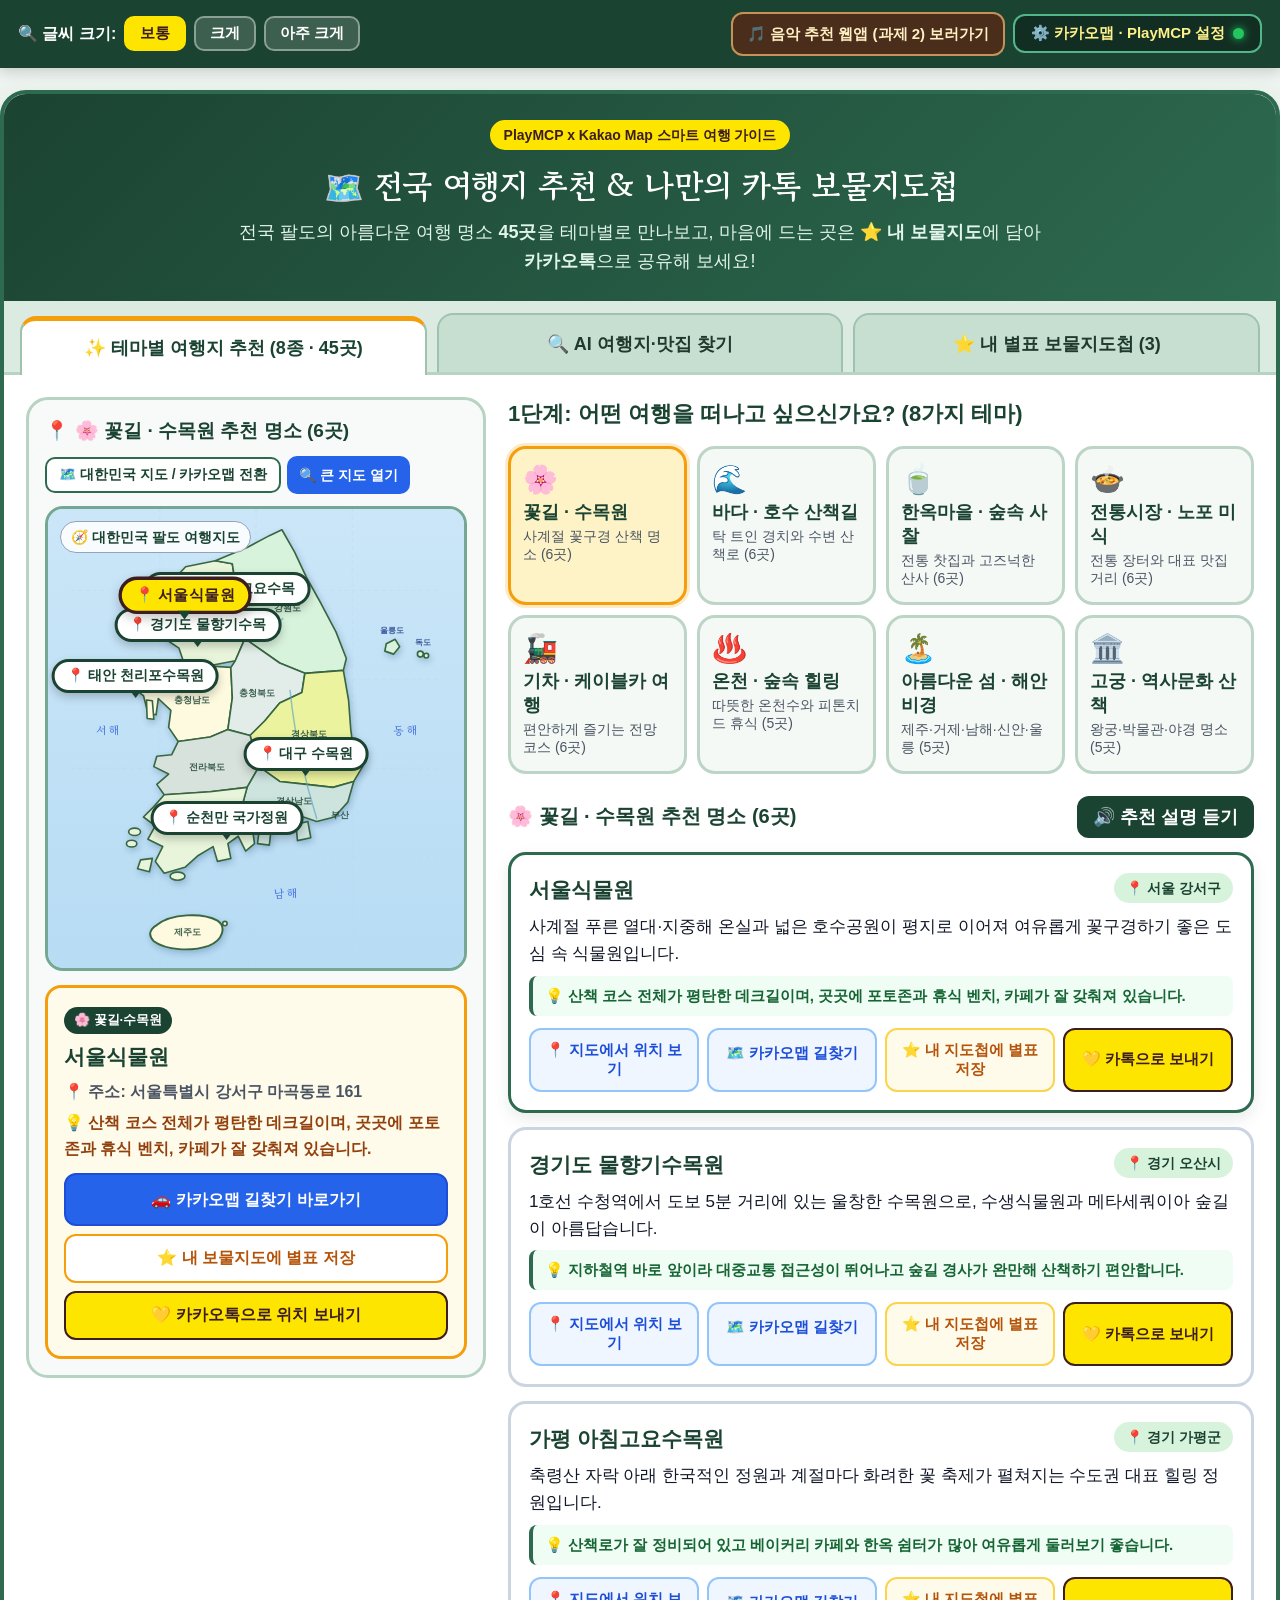
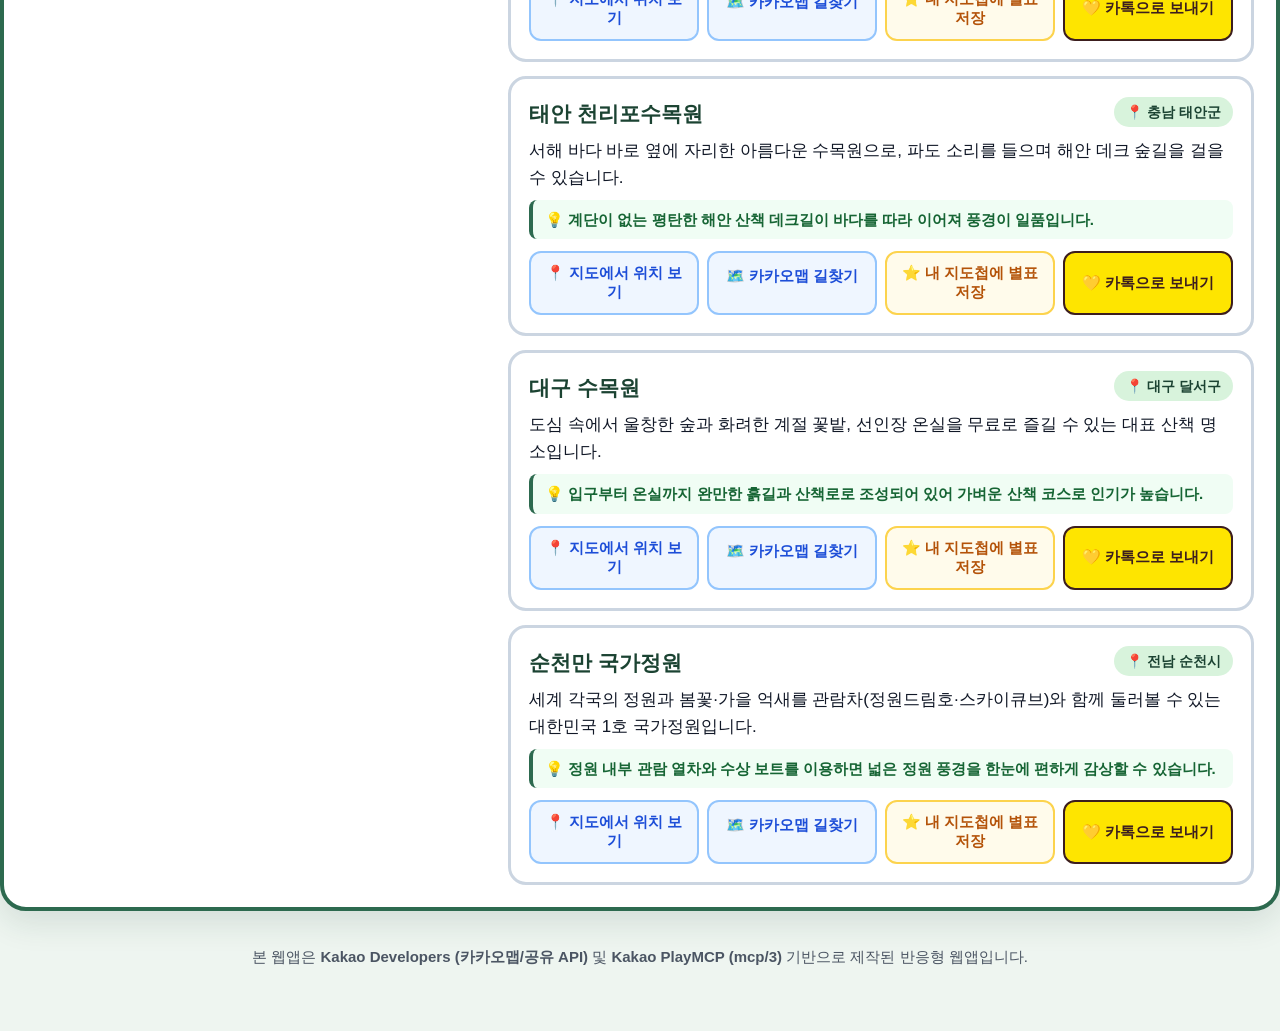
<file: index.html>
<!DOCTYPE html>
<html lang="ko">
<head>
  <meta charset="UTF-8" />
  <meta name="viewport" content="width=device-width, initial-scale=1.0" />
  <title>전국 여행지 추천 & 나만의 카톡 보물지도첩</title>
  <!-- 읽기 편한 한글 웹폰트 -->
  <link rel="preconnect" href="https://fonts.googleapis.com">
  <link rel="preconnect" href="https://fonts.gstatic.com" crossorigin>
  <link href="https://fonts.googleapis.com/css2?family=Gowun+Batang:wght@400;700&family=Pretendard:wght@400;500;600;700;800&display=swap" rel="stylesheet">
  <!-- 카카오 디벨로퍼스 공식 카카오톡 공유 SDK -->
  <script src="https://t1.kakaocdn.net/kakao_js_sdk/2.7.2/kakao.min.js" crossorigin="anonymous"></script>
  <link rel="stylesheet" href="style.css" />
</head>
<body class="font-normal">

  <!-- 1. 상단 글씨 크기 & 웹앱 전환 & 카카오 설정 바 -->
  <header class="top-utility-bar" aria-label="화면 글씨 크기 및 카카오 설정">
    <div class="utility-inner">
      <div class="font-controls" role="group" aria-label="글씨 크기 조절">
        <span class="utility-label">🔍 글씨 크기:</span>
        <button type="button" class="size-btn active" data-size="normal" onclick="setFontSize('normal')">보통</button>
        <button type="button" class="size-btn" data-size="large" onclick="setFontSize('large')">크게</button>
        <button type="button" class="size-btn" data-size="xlarge" onclick="setFontSize('xlarge')">아주 크게</button>
      </div>
      <div class="connection-controls">
        <a href="music/index.html" class="switch-app-btn">🎵 음악 추천 웹앱 (과제 2) 보러가기</a>
        <button type="button" class="config-btn" onclick="openConfigModal()">
          ⚙️ 카카오맵 · PlayMCP 설정
          <span class="status-dot connected" id="connectionDot" title="연결 상태"></span>
        </button>
      </div>
    </div>
  </header>

  <!-- 2. 메인 여행 지도첩 컨테이너 -->
  <main class="mapbook-container">

    <!-- 상단 타이틀 배너 -->
    <section class="hero-header">
      <div class="hero-badge">PlayMCP x Kakao Map 스마트 여행 가이드</div>
      <h1 class="hero-title">🗺️ 전국 여행지 추천 & 나만의 카톡 보물지도첩</h1>
      <p class="hero-subtitle">
        전국 팔도의 아름다운 여행 명소 <strong>45곳</strong>을 테마별로 만나보고, 마음에 드는 곳은 <strong>⭐ 내 보물지도</strong>에 담아 <strong>카카오톡</strong>으로 공유해 보세요!
      </p>
    </section>

    <!-- 3가지 큰 기능 서랍(탭) -->
    <nav class="main-tabs" role="tablist" aria-label="주요 메뉴 선택">
      <button type="button" role="tab" aria-selected="true" class="tab-btn active" id="tabRecommendBtn" onclick="switchTab('recommend')">
        ✨ 테마별 여행지 추천 (8종 · 45곳)
      </button>
      <button type="button" role="tab" aria-selected="false" class="tab-btn" id="tabSearchBtn" onclick="switchTab('search')">
        🔍 AI 여행지·맛집 찾기
      </button>
      <button type="button" role="tab" aria-selected="false" aria-controls="panelMyBook" class="tab-btn" id="tabMyBookBtn" onclick="switchTab('mybook')">
        ⭐ 내 별표 보물지도첩 (<span id="savedCountBadge">3</span>)
      </button>
    </nav>

    <!-- 본문 2단 반응형 레이아웃: [왼쪽: 대한민국 지도 화면] + [오른쪽: 탭별 컨트롤 및 장소 카드] -->
    <div class="workspace-grid">

      <!-- [왼쪽 영역] 대한민국 팔도 지도 & 카카오맵 보드 -->
      <section class="map-panel" aria-label="지도 표시 영역">
        <div class="map-panel-header">
          <div class="map-status-title">
            <span class="pin-icon">📍</span>
            <strong id="currentMapTitle">대한민국 추천 여행지 지도</strong>
          </div>
          <div class="map-header-btns">
            <button type="button" id="toggleRealMapBtn" class="toggle-map-mode-btn" onclick="toggleMapMode()">
              🗺️ 대한민국 지도 / 카카오맵 전환
            </button>
            <a
              id="openKakaoMapExternalBtn"
              href="https://map.kakao.com/"
              target="_blank"
              rel="noopener noreferrer"
              class="external-map-btn"
            >
              🔍 큰 지도 열기
            </a>
          </div>
        </div>

        <!-- 지도 뷰포트 -->
        <div class="map-viewport" id="mapViewport">
          <!-- 실제 카카오맵 SDK 캔버스 -->
          <div id="kakaoMapCanvas" class="kakao-map-canvas hidden"></div>

          <!-- 실제 대한민국 권역별 지형·해안선·섬을 정밀하게 표현한 인터랙티브 지도 -->
          <div id="interactiveMapBoard" class="interactive-map-board">
            <div class="map-compass" aria-hidden="true">🧭 대한민국 팔도 여행지도</div>

            <!-- 실제 대한민국 권역별(수도권·강원·충남·충북·전북·전남·경북·경남·제주·울릉·독도) 정밀 지형 SVG -->
            <svg class="korea-svg" viewBox="0 0 500 620" aria-label="대한민국 지도">
              <defs>
                <filter id="mapDropShadow" x="-10%" y="-10%" width="125%" height="125%">
                  <feDropShadow dx="2" dy="4" stdDeviation="4" flood-color="#0c3554" flood-opacity="0.24" />
                </filter>
              </defs>

              <!-- 바다 배경 위도·경도 그리드 -->
              <g stroke="#b3daf1" stroke-width="1" stroke-dasharray="5,5" opacity="0.6">
                <line x1="0" y1="110" x2="500" y2="110" />
                <line x1="0" y1="230" x2="500" y2="230" />
                <line x1="0" y1="350" x2="500" y2="350" />
                <line x1="0" y1="470" x2="500" y2="470" />
                <line x1="120" y1="0" x2="120" y2="620" />
                <line x1="250" y1="0" x2="250" y2="620" />
                <line x1="380" y1="0" x2="380" y2="620" />
              </g>

              <!-- 대한민국 권역별 정밀 폴리곤 (실제 지도 비례 및 해안선 굴곡 반영) -->
              <g filter="url(#mapDropShadow)" stroke="#386641" stroke-width="2.2" stroke-linejoin="round">

                <!-- 1. 서울·인천·경기도 (강화만, 경기만, 평택항 굴곡) -->
                <path
                  fill="#e9f5db"
                  d="M 155,78 L 195,70 L 218,74 L 226,125 L 235,175 L 222,205 L 185,212 L 152,206 L 146,188 L 128,176 L 138,158 L 122,144 L 132,124 L 118,112 L 138,96 Z"
                />
                <!-- 강화도 & 영종도 -->
                <path fill="#e9f5db" d="M 104,124 L 116,122 L 118,136 L 105,137 Z" />
                <ellipse cx="112" cy="150" rx="8" ry="4.5" fill="#e9f5db" />

                <!-- 2. 강원도 (고성~강릉~삼척 동해안 해안선 & 태백산맥) -->
                <path
                  fill="#d8f3dc"
                  d="M 195,70 L 238,52 L 268,36 L 285,28 L 302,58 L 318,92 L 338,128 L 358,166 L 372,202 L 368,218 L 316,222 L 282,208 L 235,175 L 226,125 L 218,74 Z"
                />

                <!-- 3. 충청남도·세종·대전 (태안반도, 천수만, 안면도, 서천 해안선) -->
                <path
                  fill="#fefae0"
                  d="M 152,206 L 185,212 L 216,214 L 218,255 L 212,298 L 188,308 L 145,314 L 132,295 L 135,272 L 118,256 L 115,278 L 104,276 L 98,252 L 84,242 L 94,224 L 114,228 L 126,216 L 142,218 Z"
                />
                <!-- 안면도 -->
                <path fill="#fefae0" d="M 102,258 L 110,259 L 112,284 L 103,283 Z" />

                <!-- 4. 충청북도 (소백산맥 내륙 지형) -->
                <path
                  fill="#e2ece9"
                  d="M 222,205 L 235,175 L 282,208 L 316,222 L 312,248 L 282,262 L 262,286 L 242,306 L 212,298 L 218,255 L 216,214 Z"
                />

                <!-- 5. 경상북도·대구 (울진~영덕~포항 호미곶 돌출부~경주 해안선) -->
                <path
                  fill="#ecf39e"
                  d="M 316,222 L 368,218 L 375,258 L 378,298 L 382,328 L 398,324 L 394,348 L 382,368 L 354,376 L 318,372 L 282,368 L 254,348 L 242,306 L 262,286 L 282,262 L 312,248 Z"
                />

                <!-- 6. 전라북도 (군산, 변산반도, 새만금만 굴곡) -->
                <path
                  fill="#d8e2dc"
                  d="M 145,314 L 188,308 L 212,298 L 242,306 L 254,348 L 238,376 L 188,382 L 126,386 L 116,372 L 132,358 L 112,348 L 116,334 L 136,332 Z"
                />

                <!-- 7. 경상남도·부산·울산 (울산 간절곶, 부산 해운대, 거제·통영·남해 한려수도) -->
                <path
                  fill="#cce3de"
                  d="M 254,348 L 282,368 L 318,372 L 354,376 L 382,368 L 374,396 L 356,416 L 332,422 L 308,414 L 296,432 L 278,424 L 266,434 L 244,424 L 232,398 L 238,376 Z"
                />
                <!-- 거제도 & 남해도 -->
                <path fill="#cce3de" d="M 304,426 L 320,422 L 324,444 L 306,448 Z" />
                <path fill="#cce3de" d="M 254,436 L 270,436 L 268,454 L 252,452 Z" />

                <!-- 8. 전라남도·광주 (여수반도, 고흥반도, 해남 땅끝, 무안·신안 반도) -->
                <path
                  fill="#e9f5db"
                  d="M 126,386 L 188,382 L 238,376 L 232,398 L 244,424 L 248,452 L 236,462 L 226,442 L 212,452 L 216,472 L 198,476 L 192,456 L 172,468 L 154,484 L 126,492 L 114,476 L 124,456 L 104,446 L 114,428 L 98,416 L 112,402 Z"
                />
                <!-- 진도 & 완도 & 신안 다도해 섬들 -->
                <path fill="#e9f5db" d="M 94,474 L 110,472 L 106,490 L 90,486 Z" />
                <ellipse cx="144" cy="496" rx="10" ry="5.5" fill="#e9f5db" />
                <ellipse cx="86" cy="436" rx="8" ry="5" fill="#e9f5db" />
                <ellipse cx="82" cy="452" rx="7" ry="4.5" fill="#e9f5db" />

                <!-- 9. 제주특별자치도 (타원형 화산섬 + 우도/마라도) -->
                <path
                  fill="#fefae0"
                  stroke-width="2.6"
                  d="M 116,562 C 135,546 178,545 198,556 C 210,564 206,582 186,590 C 162,598 128,596 112,584 C 104,576 106,568 116,562 Z"
                />
                <circle cx="208" cy="560" r="3" fill="#fefae0" />

                <!-- 10. 울릉도 & 독도 -->
                <path
                  fill="#d8f3dc"
                  d="M 426,182 L 438,176 L 444,186 L 436,196 L 424,192 Z"
                />
                <circle cx="472" cy="196" r="4" fill="#d8f3dc" />
                <circle cx="480" cy="198" r="3.2" fill="#d8f3dc" />
              </g>

              <!-- 서울 별표 중심 표시 및 한강·낙동강 물줄기 -->
              <g stroke="#61a5c2" stroke-width="2" fill="none" opacity="0.65" stroke-linecap="round">
                <path d="M 128,150 Q 175,156 218,168 T 286,148" />
                <path d="M 296,245 Q 305,332 332,418" />
              </g>

              <!-- 권역별 지명 라벨 -->
              <g class="map-region-labels" font-family="Pretendard, sans-serif" font-weight="800" font-size="12.5" fill="#1b4332" text-anchor="middle" opacity="0.82">
                <text x="176" y="152">서울·경기</text>
                <text x="292" y="138">강원도</text>
                <text x="164" y="262">충청남도</text>
                <text x="252" y="252">충청북도</text>
                <text x="184" y="352">전라북도</text>
                <text x="176" y="434">전라남도</text>
                <text x="322" y="308">경상북도</text>
                <text x="302" y="398">경상남도</text>
                <text x="364" y="418">부산</text>
                <text x="158" y="576">제주도</text>
                <text x="434" y="168" font-size="11" fill="#1e3a8a">울릉도</text>
                <text x="475" y="184" font-size="11" fill="#1e3a8a">독도</text>
              </g>

              <!-- 동해 / 서해 / 남해 바다 명칭 -->
              <g font-family="Gowun Batang, serif" font-weight="700" font-size="15" fill="#1d4ed8" opacity="0.65">
                <text x="435" y="305">동 해</text>
                <text x="34" y="305">서 해</text>
                <text x="275" y="525">남 해</text>
              </g>
            </svg>

            <!-- 지도 위에 동적으로 꽂히는 핀(마커) 컨테이너 -->
            <div id="mapMarkersLayer" class="map-markers-layer"></div>
          </div>
        </div>

        <!-- 현재 선택된 장소 상세 카드 (지도 바로 아래 표시) -->
        <div id="selectedPlaceBanner" class="selected-place-banner">
          <div class="selected-place-top">
            <span class="place-tag-chip" id="bannerCategory">🌸 추천 명소</span>
            <h3 class="selected-place-name" id="bannerTitle">지도에서 장소를 누르거나 오른쪽 테마를 골라보세요!</h3>
          </div>
          <p class="selected-place-addr" id="bannerAddr">📍 위치 정보가 이곳에 큰 글씨로 표시됩니다.</p>
          <p class="selected-place-tip" id="bannerTip">💡 산책 코스와 주차장·주변 볼거리 꿀팁을 한눈에 안내해 드립니다.</p>
          <div class="banner-action-row">
            <a id="bannerRouteBtn" href="https://map.kakao.com/" target="_blank" rel="noopener noreferrer" class="route-btn">
              🚗 카카오맵 길찾기 바로가기
            </a>
            <button type="button" class="bookmark-toggle-btn" id="bannerSaveBtn" onclick="saveCurrentBannerPlace()">
              ⭐ 내 보물지도에 별표 저장
            </button>
            <button type="button" class="katalk-send-btn" onclick="openKakaoShareForCurrentPlace()">
              💛 카카오톡으로 위치 보내기
            </button>
          </div>
        </div>
      </section>

      <!-- [오른쪽 영역] 탭 1 / 탭 2 / 탭 3 내용 패널 -->
      <section class="content-panel">

        <!-- 탭 1: 테마별 여행지 추천 (8종 · 총 45곳) -->
        <div id="panelRecommend" class="tab-panel active" role="tabpanel" aria-labelledby="tabRecommendBtn">
          <h2 class="panel-heading">1단계: 어떤 여행을 떠나고 싶으신가요? (8가지 테마)</h2>
          <div class="theme-grid">
            <button type="button" class="theme-btn active" data-theme="flower" onclick="selectTravelTheme('flower')">
              <span class="theme-emoji">🌸</span>
              <strong>꽃길 · 수목원</strong>
              <small>사계절 꽃구경 산책 명소 (6곳)</small>
            </button>

            <button type="button" class="theme-btn" data-theme="sea" onclick="selectTravelTheme('sea')">
              <span class="theme-emoji">🌊</span>
              <strong>바다 · 호수 산책길</strong>
              <small>탁 트인 경치와 수변 산책로 (6곳)</small>
            </button>

            <button type="button" class="theme-btn" data-theme="hanok" onclick="selectTravelTheme('hanok')">
              <span class="theme-emoji">🍵</span>
              <strong>한옥마을 · 숲속 사찰</strong>
              <small>전통 찻집과 고즈넉한 산사 (6곳)</small>
            </button>

            <button type="button" class="theme-btn" data-theme="market" onclick="selectTravelTheme('market')">
              <span class="theme-emoji">🍲</span>
              <strong>전통시장 · 노포 미식</strong>
              <small>전통 장터와 대표 맛집 거리 (6곳)</small>
            </button>

            <button type="button" class="theme-btn" data-theme="train" onclick="selectTravelTheme('train')">
              <span class="theme-emoji">🚂</span>
              <strong>기차 · 케이블카 여행</strong>
              <small>편안하게 즐기는 전망 코스 (6곳)</small>
            </button>

            <button type="button" class="theme-btn" data-theme="spa" onclick="selectTravelTheme('spa')">
              <span class="theme-emoji">♨️</span>
              <strong>온천 · 숲속 힐링</strong>
              <small>따뜻한 온천수와 피톤치드 휴식 (5곳)</small>
            </button>

            <button type="button" class="theme-btn" data-theme="island" onclick="selectTravelTheme('island')">
              <span class="theme-emoji">🏝️</span>
              <strong>아름다운 섬 · 해안 비경</strong>
              <small>제주·거제·남해·신안·울릉 (5곳)</small>
            </button>

            <button type="button" class="theme-btn" data-theme="history" onclick="selectTravelTheme('history')">
              <span class="theme-emoji">🏛️</span>
              <strong>고궁 · 역사문화 산책</strong>
              <small>왕궁·박물관·야경 명소 (5곳)</small>
            </button>
          </div>

          <div class="list-header-row">
            <h3 class="sub-heading" id="recommendListTitle">🌸 꽃길 · 수목원 추천 명소</h3>
            <button type="button" class="tts-small-btn" onclick="speakCurrentRecommendations()">
              🔊 추천 설명 듣기
            </button>
          </div>

          <!-- 추천 장소 카드 리스트 -->
          <div id="recommendListContainer" class="place-card-list"></div>
        </div>

        <!-- 탭 2: AI & PlayMCP 카카오맵 여행지·맛집 검색 -->
        <div id="panelSearch" class="tab-panel" role="tabpanel" aria-labelledby="tabSearchBtn">
          <h2 class="panel-heading">🔍 가고 싶은 지역이나 장소를 검색해 보세요!</h2>
          <div class="search-box-card">
            <div class="quick-search-chips">
              <span class="chip-title">인기 질문:</span>
              <button type="button" class="query-chip" onclick="quickSearchPlace('강릉 바다 보이는 걷기 좋은 곳')">#강릉 바다산책</button>
              <button type="button" class="query-chip" onclick="quickSearchPlace('전주 한옥마을 맛집과 찻집')">#전주 한옥마을</button>
              <button type="button" class="query-chip" onclick="quickSearchPlace('제주도 걷기 좋은 숲길과 해안')">#제주 힐링여행</button>
              <button type="button" class="query-chip" onclick="quickSearchPlace('단양 온천과 구경시장 맛집')">#단양 온천여행</button>
              <button type="button" class="query-chip" onclick="quickSearchPlace('부산 해변열차와 바닷가 산책')">#부산 해변열차</button>
            </div>

            <div class="search-input-group">
              <input
                type="text"
                id="placeSearchInput"
                class="search-input"
                placeholder="예: 여수 바다 경치 좋은 곳, 속초 전통시장 맛집 추천해줘"
                aria-label="여행지 또는 맛집 검색어 입력"
                onkeydown="if(event.key==='Enter') executeAiPlaceSearch()"
              />
              <button type="button" class="voice-search-btn" id="voiceSearchBtn" onclick="startVoicePlaceSearch()">
                🎙️ 말하기
              </button>
            </div>

            <button type="button" class="search-submit-btn" onclick="executeAiPlaceSearch()">
              🗺️ PlayMCP 카카오맵 비서에게 장소 찾아달라고 하기
            </button>
          </div>

          <div id="searchStatusMsg" class="search-status-msg">
            💡 지역 이름이나 먹고 싶은 음식을 검색하면, <strong>카카오맵</strong>에서 위치와 여행 팁을 찾아드립니다.
          </div>

          <div id="searchResultContainer" class="place-card-list"></div>
        </div>

        <!-- 탭 3: 내 별표 보물지도첩 (저장한 곳 + 직접 추가하기) -->
        <div id="panelMyBook" class="tab-panel" role="tabpanel" aria-labelledby="tabMyBookBtn">
          <div class="mybook-top-bar">
            <h2 class="panel-heading">⭐ 내가 모아둔 별표 보물지도첩</h2>
            <button type="button" class="share-all-katalk-btn" onclick="shareEntireBookToKakao()">
              💛 내 보물지도 전체 목록 카톡으로 보내기
            </button>
          </div>

          <!-- 내가 다녀온 좋은 곳 직접 추가하기 상자 -->
          <details class="add-custom-place-box">
            <summary class="add-place-summary">➕ 내가 다녀온 맛집 · 좋은 여행지 직접 적어 넣기 (클릭)</summary>
            <div class="add-place-form">
              <div class="form-row">
                <label for="customPlaceName">장소 이름 (필수)</label>
                <input type="text" id="customPlaceName" class="config-input" placeholder="예: 강릉 초당 할머니 순두부" />
              </div>
              <div class="form-row">
                <label for="customPlaceRegion">지역 선택 또는 동네 입력</label>
                <input type="text" id="customPlaceRegion" class="config-input" placeholder="예: 서울 종로구 / 강원도 강릉시 / 제주도" />
              </div>
              <div class="form-row">
                <label for="customPlaceMemo">나만의 한 줄 메모</label>
                <input type="text" id="customPlaceMemo" class="config-input" placeholder="예: 바닷가 산책 후에 먹었는데 고소하고 정말 맛있었음!" />
              </div>
              <button type="button" class="add-save-btn" onclick="addCustomPlaceToBook()">
                ⭐ 내 보물지도첩에 새 별표로 등록하기
              </button>
            </div>
          </details>

          <!-- 저장된 별표 장소 카드 목록 -->
          <div id="myBookListContainer" class="place-card-list"></div>
        </div>

      </section>
    </div>

  </main>

  <footer class="app-footer">
    <p>본 웹앱은 <strong>Kakao Developers (카카오맵/공유 API)</strong> 및 <strong>Kakao PlayMCP (mcp/3)</strong> 기반으로 제작된 반응형 웹앱입니다.</p>
  </footer>

  <!-- 토스트 알림창 -->
  <div id="toastBox" class="toast-box hidden" role="status" aria-live="polite"></div>

  <!-- 카카오톡 전송 미리보기 & 공유 모달 -->
  <div id="kakaoModal" class="modal-backdrop hidden" role="dialog" aria-modal="true" aria-labelledby="kakaoModalTitle">
    <div class="modal-card">
      <div class="modal-header">
        <h2 id="kakaoModalTitle">💬 카카오톡 여행지·지도 전송 미리보기</h2>
        <button type="button" class="close-btn" onclick="closeKakaoModal()">✕ 닫기</button>
      </div>
      <div class="modal-body">
        <div class="katalk-sim-box">
          <div class="katalk-sim-badge">오늘의 여행·나들이 안내장</div>
          <div class="katalk-sim-card">
            <div class="katalk-sim-header">🗺️ 나만의 카톡 보물지도첩</div>
            <div class="katalk-sim-body" id="kakaoPreviewBody"></div>
            <div class="katalk-sim-footer">Kakao Map · PlayMCP 길찾기 연동</div>
          </div>
        </div>

        <div class="modal-action-grid">
          <button type="button" class="copy-btn" onclick="copyShareTextToClipboard()">
            📋 카톡방 붙여넣기용 안내문 복사
          </button>
          <button type="button" class="real-send-btn" onclick="sendViaKakaoSdk()">
            💛 실제 카카오톡 앱으로 보내기
          </button>
        </div>
      </div>
    </div>
  </div>

  <!-- 카카오맵 & PlayMCP 열쇠 설정 모달 -->
  <div id="configModal" class="modal-backdrop hidden" role="dialog" aria-modal="true" aria-labelledby="configModalTitle">
    <div class="modal-card">
      <div class="modal-header">
        <h2 id="configModalTitle">⚙️ 카카오 디벨로퍼스 & PlayMCP 연결 설정</h2>
        <button type="button" class="close-btn" onclick="closeConfigModal()">✕ 닫기</button>
      </div>
      <div class="modal-body">
        <p class="modal-guide-box">
          ✅ <strong>카카오 JavaScript 키</strong>가 기본 탑재되어 있습니다!
        </p>

        <div class="form-row">
          <label for="kakaoKeyInput">1. 카카오 디벨로퍼스 JavaScript 키 (<code>developers.kakao.com</code>)</label>
          <input type="text" id="kakaoKeyInput" class="config-input" value="8cfedd32f1478e4dc67d8b1ca3fe1aad" />
          <small class="help-text">내 애플리케이션 &gt; 앱 키의 'JavaScript 키'가 적용되어 있습니다.</small>
        </div>

        <div class="form-row">
          <label for="mcpEndpointInput">2. 카카오 PlayMCP 서버 주소 (<code>playmcp.kakao.com</code>)</label>
          <input type="url" id="mcpEndpointInput" class="config-input" value="https://playmcp.kakao.com/mcp/3" />
          <small class="help-text">카카오맵 장소 검색 및 나와의 채팅방 도구함 엔드포인트입니다.</small>
        </div>

        <div class="form-row">
          <label for="mcpTokenInput">3. PlayMCP 인증 토큰 (선택 사항)</label>
          <input type="password" id="mcpTokenInput" class="config-input" placeholder="토큰이 있는 경우 입력해 주세요" />
        </div>

        <button type="button" class="save-config-btn" onclick="saveMapAppConfig()">
          💾 설정 저장하고 적용하기
        </button>
      </div>
    </div>
  </div>

  <script src="app.js"></script>
</body>
</html>
</file>
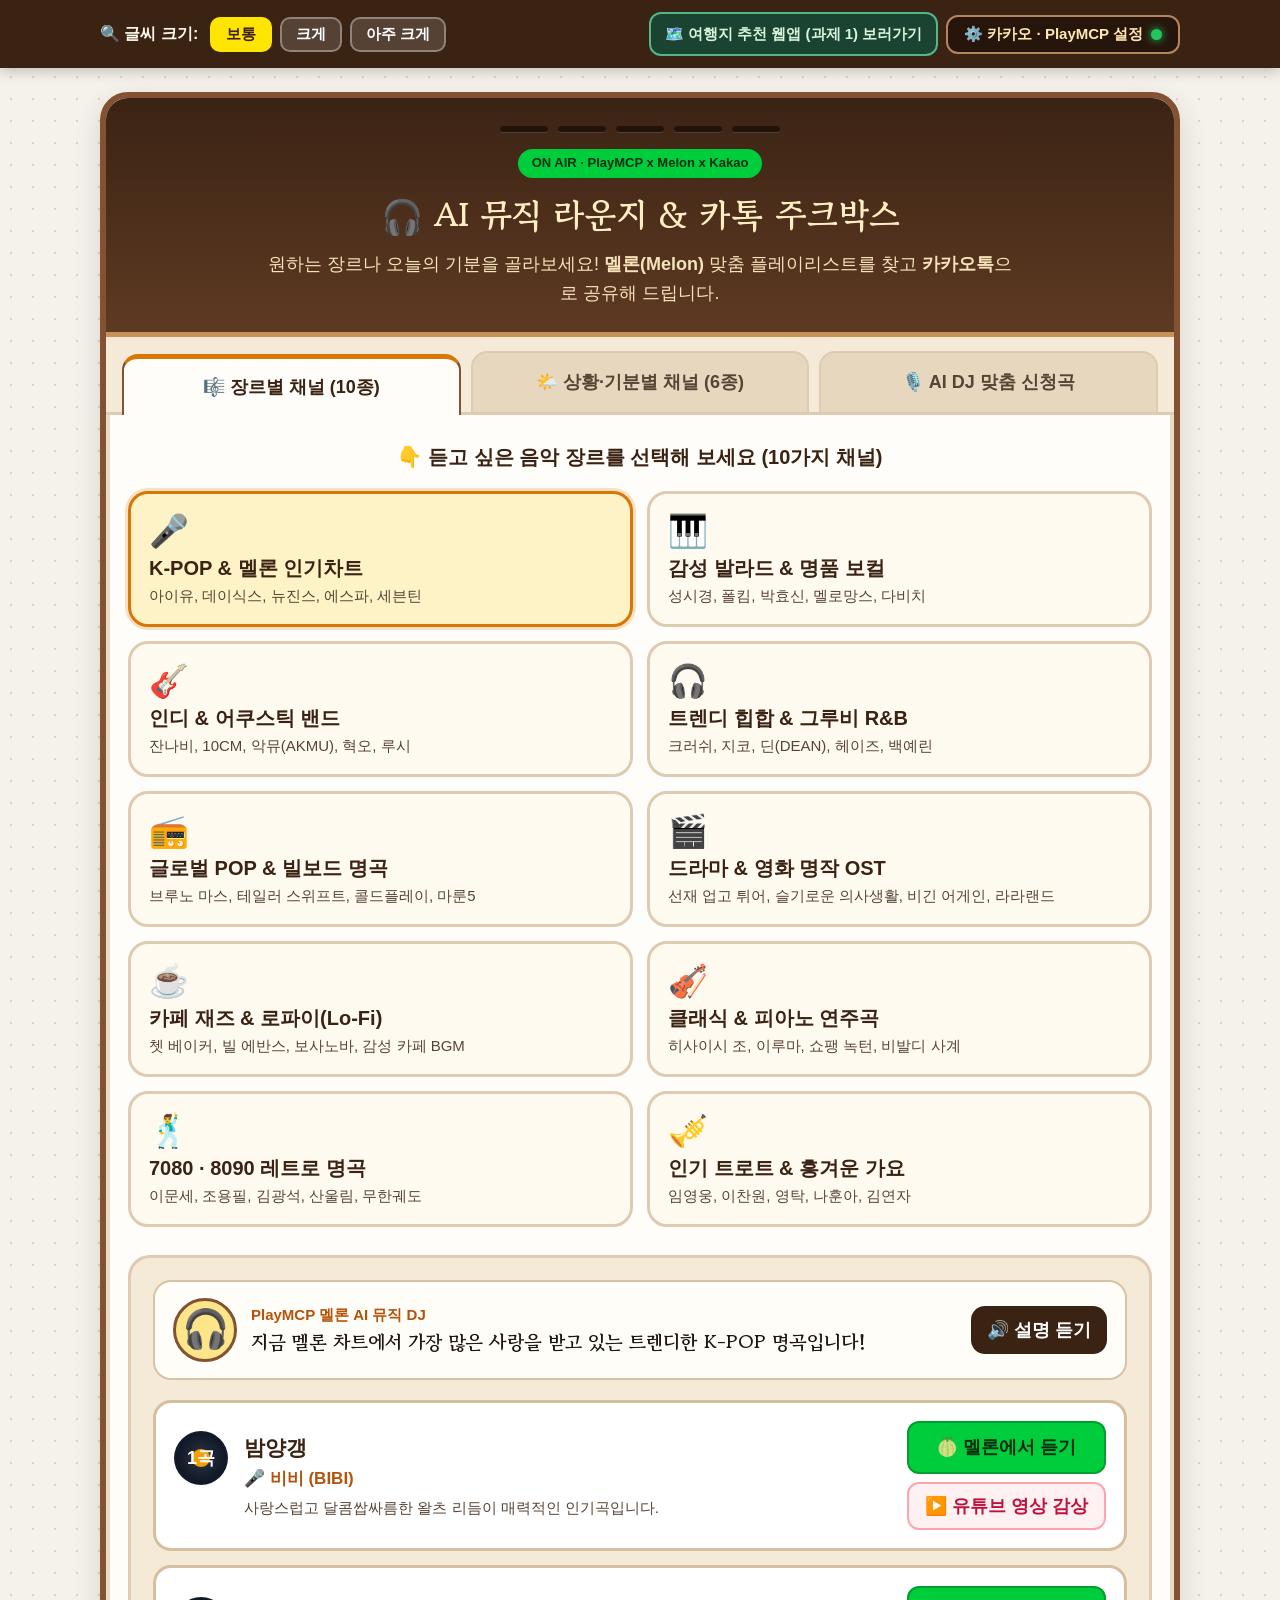
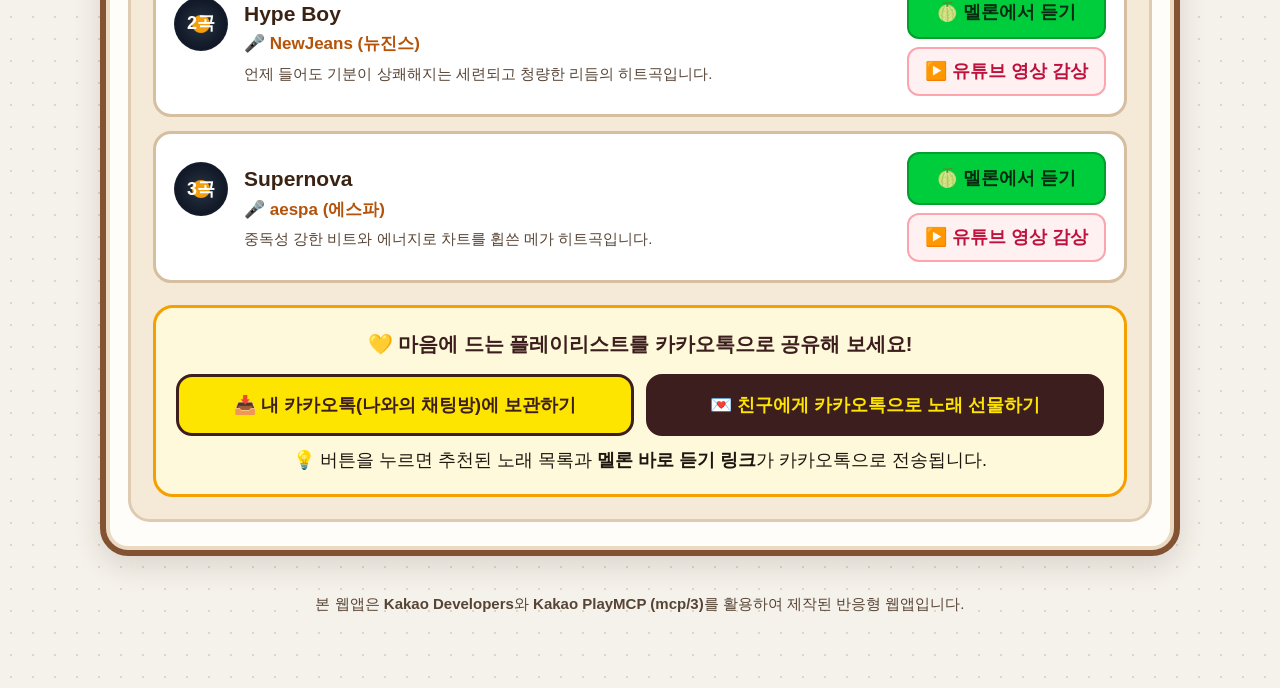
<file: music/index.html>
<!DOCTYPE html>
<html lang="ko">
<head>
  <meta charset="UTF-8" />
  <meta name="viewport" content="width=device-width, initial-scale=1.0" />
  <title>PlayMCP 멜론 AI 뮤직 라운지 & 카톡 주크박스</title>
  <!-- 웹폰트 -->
  <link rel="preconnect" href="https://fonts.googleapis.com">
  <link rel="preconnect" href="https://fonts.gstatic.com" crossorigin>
  <link href="https://fonts.googleapis.com/css2?family=Gowun+Batang:wght@400;700&family=Pretendard:wght@400;500;600;700;800&display=swap" rel="stylesheet">
  <!-- 카카오 디벨로퍼스 공식 JavaScript SDK -->
  <script src="https://t1.kakaocdn.net/kakao_js_sdk/2.7.2/kakao.min.js" crossorigin="anonymous"></script>
  <link rel="stylesheet" href="style.css" />
</head>
<body class="font-normal">

  <!-- 상단 글씨 크기 조절 & 과제 전환 & 카카오 설정 바 -->
  <header class="top-utility-bar" aria-label="화면 및 연결 설정">
    <div class="utility-inner">
      <div class="font-controls" role="group" aria-label="글씨 크기 조절">
        <span class="utility-label">🔍 글씨 크기:</span>
        <button type="button" class="size-btn active" data-size="normal" onclick="setFontSize('normal')">보통</button>
        <button type="button" class="size-btn" data-size="large" onclick="setFontSize('large')">크게</button>
        <button type="button" class="size-btn" data-size="xlarge" onclick="setFontSize('xlarge')">아주 크게</button>
      </div>
      <div class="connection-controls">
        <a href="../index.html" class="switch-app-btn">🗺️ 여행지 추천 웹앱 (과제 1) 보러가기</a>
        <button type="button" class="config-btn" id="openConfigBtn" onclick="openConfigModal()">
          ⚙️ 카카오 · PlayMCP 설정
          <span class="status-dot connected" id="connectionDot" title="연결 상태"></span>
        </button>
      </div>
    </div>
  </header>

  <!-- 메인 주크박스 컨테이너 -->
  <main class="radio-container">

    <!-- 상단 헤더 영역 -->
    <section class="radio-header">
      <div class="speaker-grille" aria-hidden="true">
        <span></span><span></span><span></span><span></span><span></span>
      </div>
      <div class="station-badge">ON AIR · PlayMCP x Melon x Kakao</div>
      <h1 class="radio-title">🎧 AI 뮤직 라운지 & 카톡 주크박스</h1>
      <p class="radio-subtitle">
        원하는 장르나 오늘의 기분을 골라보세요! <strong>멜론(Melon)</strong> 맞춤 플레이리스트를 찾고 <strong>카카오톡</strong>으로 공유해 드립니다.
      </p>
    </section>

    <!-- 3가지 큰 서랍(탭) 전환 버튼 -->
    <nav class="channel-tabs" role="tablist" aria-label="선곡 방식 선택">
      <button type="button" role="tab" aria-selected="true" class="tab-btn active" id="tabGenreBtn" onclick="switchTab('genre')">
        🎼 장르별 채널 (10종)
      </button>
      <button type="button" role="tab" aria-selected="false" class="tab-btn" id="tabMoodBtn" onclick="switchTab('mood')">
        🌤️ 상황·기분별 채널 (6종)
      </button>
      <button type="button" role="tab" aria-selected="false" class="tab-btn" id="tabRequestBtn" onclick="switchTab('request')">
        🎙️ AI DJ 맞춤 신청곡
      </button>
    </nav>

    <!-- 탭 1: 장르별 채널 (10가지) -->
    <section id="panelGenre" class="tab-panel active" role="tabpanel" aria-labelledby="tabGenreBtn">
      <h2 class="section-guide">👇 듣고 싶은 음악 장르를 선택해 보세요 (10가지 채널)</h2>
      <div class="channel-grid">
        <button type="button" class="channel-card" data-channel="kpop" onclick="selectChannel('kpop')">
          <span class="channel-icon">🎤</span>
          <strong class="channel-name">K-POP & 멜론 인기차트</strong>
          <span class="channel-desc">아이유, 데이식스, 뉴진스, 에스파, 세븐틴</span>
        </button>

        <button type="button" class="channel-card" data-channel="ballad" onclick="selectChannel('ballad')">
          <span class="channel-icon">🎹</span>
          <strong class="channel-name">감성 발라드 & 명품 보컬</strong>
          <span class="channel-desc">성시경, 폴킴, 박효신, 멜로망스, 다비치</span>
        </button>

        <button type="button" class="channel-card" data-channel="indie" onclick="selectChannel('indie')">
          <span class="channel-icon">🎸</span>
          <strong class="channel-name">인디 & 어쿠스틱 밴드</strong>
          <span class="channel-desc">잔나비, 10CM, 악뮤(AKMU), 혁오, 루시</span>
        </button>

        <button type="button" class="channel-card" data-channel="hiphop" onclick="selectChannel('hiphop')">
          <span class="channel-icon">🎧</span>
          <strong class="channel-name">트렌디 힙합 & 그루비 R&B</strong>
          <span class="channel-desc">크러쉬, 지코, 딘(DEAN), 헤이즈, 백예린</span>
        </button>

        <button type="button" class="channel-card" data-channel="pop" onclick="selectChannel('pop')">
          <span class="channel-icon">📻</span>
          <strong class="channel-name">글로벌 POP & 빌보드 명곡</strong>
          <span class="channel-desc">브루노 마스, 테일러 스위프트, 콜드플레이, 마룬5</span>
        </button>

        <button type="button" class="channel-card" data-channel="ost" onclick="selectChannel('ost')">
          <span class="channel-icon">🎬</span>
          <strong class="channel-name">드라마 & 영화 명작 OST</strong>
          <span class="channel-desc">선재 업고 튀어, 슬기로운 의사생활, 비긴 어게인, 라라랜드</span>
        </button>

        <button type="button" class="channel-card" data-channel="jazz" onclick="selectChannel('jazz')">
          <span class="channel-icon">☕</span>
          <strong class="channel-name">카페 재즈 & 로파이(Lo-Fi)</strong>
          <span class="channel-desc">쳇 베이커, 빌 에반스, 보사노바, 감성 카페 BGM</span>
        </button>

        <button type="button" class="channel-card" data-channel="classic" onclick="selectChannel('classic')">
          <span class="channel-icon">🎻</span>
          <strong class="channel-name">클래식 & 피아노 연주곡</strong>
          <span class="channel-desc">히사이시 조, 이루마, 쇼팽 녹턴, 비발디 사계</span>
        </button>

        <button type="button" class="channel-card" data-channel="retro" onclick="selectChannel('retro')">
          <span class="channel-icon">🕺</span>
          <strong class="channel-name">7080 · 8090 레트로 명곡</strong>
          <span class="channel-desc">이문세, 조용필, 김광석, 산울림, 무한궤도</span>
        </button>

        <button type="button" class="channel-card" data-channel="trot" onclick="selectChannel('trot')">
          <span class="channel-icon">🎺</span>
          <strong class="channel-name">인기 트로트 & 흥겨운 가요</strong>
          <span class="channel-desc">임영웅, 이찬원, 영탁, 나훈아, 김연자</span>
        </button>
      </div>
    </section>

    <!-- 탭 2: 상황·기분별 채널 (6가지) -->
    <section id="panelMood" class="tab-panel" role="tabpanel" aria-labelledby="tabMoodBtn">
      <h2 class="section-guide">👇 지금 어떤 시간을 보내고 계시나요? (6가지 무드)</h2>
      <div class="channel-grid mood-grid">
        <button type="button" class="channel-card mood-card" data-channel="drive" onclick="selectChannel('drive')">
          <span class="channel-icon">🚗</span>
          <strong class="channel-name">시원한 드라이브 · 여행 갈 때</strong>
          <span class="channel-desc">창문 열고 달릴 때 기분 최고조로 올려주는 신나는 곡</span>
        </button>

        <button type="button" class="channel-card mood-card" data-channel="focus" onclick="selectChannel('focus')">
          <span class="channel-icon">💻</span>
          <strong class="channel-name">공부 · 과제 · 작업 집중할 때</strong>
          <span class="channel-desc">집중력을 높여주는 편안한 연주곡과 로파이 비트</span>
        </button>

        <button type="button" class="channel-card mood-card" data-channel="workout" onclick="selectChannel('workout')">
          <span class="channel-icon">👟</span>
          <strong class="channel-name">산책 · 러닝 · 운동할 때</strong>
          <span class="channel-desc">발걸음이 가벼워지는 경쾌하고 에너제틱한 리듬</span>
        </button>

        <button type="button" class="channel-card mood-card" data-channel="cafe" onclick="selectChannel('cafe')">
          <span class="channel-icon">☕</span>
          <strong class="channel-name">여유로운 오후 커피 타임</strong>
          <span class="channel-desc">분위기 좋은 성수·연남동 카페에 온 듯한 감성 음악</span>
        </button>

        <button type="button" class="channel-card mood-card" data-channel="rain" onclick="selectChannel('rain')">
          <span class="channel-icon">☔</span>
          <strong class="channel-name">비 오는 날 창밖 보며</strong>
          <span class="channel-desc">빗소리와 함께 들으면 더욱 감성적인 플레이리스트</span>
        </button>

        <button type="button" class="channel-card mood-card" data-channel="night" onclick="selectChannel('night')">
          <span class="channel-icon">🌙</span>
          <strong class="channel-name">잠들기 전 편안한 밤 · 새벽</strong>
          <span class="channel-desc">하루의 피로를 풀어주는 잔잔하고 포근한 음악</span>
        </button>
      </div>
    </section>

    <!-- 탭 3: AI DJ에게 직접 신청곡 보내기 -->
    <section id="panelRequest" class="tab-panel" role="tabpanel" aria-labelledby="tabRequestBtn">
      <h2 class="section-guide">👇 듣고 싶은 가수, 곡명, 또는 분위기를 입력해 보세요!</h2>
      <div class="dj-request-box">
        <div class="quick-tags">
          <span class="quick-label">인기 키워드:</span>
          <button type="button" class="tag-chip" onclick="fillRequest('아이유 노래 추천해줘')">#아이유</button>
          <button type="button" class="tag-chip" onclick="fillRequest('데이식스 밴드 명곡')">#데이식스</button>
          <button type="button" class="tag-chip" onclick="fillRequest('뉴진스 신나는 노래')">#뉴진스</button>
          <button type="button" class="tag-chip" onclick="fillRequest('지브리 히사이시 조 피아노')">#지브리피아노</button>
          <button type="button" class="tag-chip" onclick="fillRequest('임영웅 인기곡 찾아줘')">#임영웅</button>
          <button type="button" class="tag-chip" onclick="fillRequest('비 오는 날 카페 재즈')">#카페재즈</button>
        </div>

        <div class="input-row">
          <input
            type="text"
            id="djInput"
            class="dj-input"
            placeholder="예: 아이유 노래 추천해줘, 데이식스 청량한 곡, 드라이브 팝송 찾아줘"
            aria-label="신청곡 또는 가수 입력"
            onkeydown="if(event.key==='Enter') submitDjRequest()"
          />
          <button type="button" class="voice-btn" id="voiceBtn" onclick="startVoiceInput()" title="목소리로 입력하기">
            🎙️ 말하기
          </button>
        </div>

        <button type="button" class="submit-request-btn" onclick="submitDjRequest()">
          🎵 PlayMCP 멜론 DJ에게 맞춤 선곡 요청하기
        </button>
      </div>
    </section>

    <!-- 선곡 결과 전광판 (노래 카드 리스트 + 카카오톡 전송 영역) -->
    <section id="resultSection" class="result-section" aria-live="polite">
      <div class="dj-comment-box">
        <div class="dj-avatar">🎧</div>
        <div class="dj-bubble">
          <div class="dj-name">PlayMCP 멜론 AI 뮤직 DJ</div>
          <p id="djMessage" class="dj-text">
            안녕하세요! 위에서 원하시는 음악 채널을 누르거나 가수를 검색하시면 맞춤 명곡을 골라 드립니다.
          </p>
        </div>
        <button type="button" class="tts-btn" onclick="speakDjMessage()" title="DJ 안내 멘트 소리로 듣기">
          🔊 설명 듣기
        </button>
      </div>

      <!-- 추천 노래 카드들이 들어가는 자리 -->
      <div id="songListContainer" class="song-list"></div>

      <!-- 카카오톡으로 보내기 액션 버튼 영역 -->
      <div id="kakaoActionBox" class="kakao-action-box hidden">
        <h3 class="action-title">💛 마음에 드는 플레이리스트를 카카오톡으로 공유해 보세요!</h3>
        <div class="kakao-btn-group">
          <button type="button" class="kakao-btn memo-btn" onclick="sendToMyKakaoMemo()">
            📥 내 카카오톡(나와의 채팅방)에 보관하기
          </button>
          <button type="button" class="kakao-btn share-btn" onclick="shareToKakaoFriend()">
            💌 친구에게 카카오톡으로 노래 선물하기
          </button>
        </div>
        <p class="action-help" id="kakaoActionNotice">
          💡 버튼을 누르면 추천된 노래 목록과 <strong>멜론 바로 듣기 링크</strong>가 카카오톡으로 전송됩니다.
        </p>
      </div>
    </section>

  </main>

  <!-- 하단 안내 푸터 -->
  <footer class="radio-footer">
    <p>본 웹앱은 <strong>Kakao Developers</strong>와 <strong>Kakao PlayMCP (mcp/3)</strong>를 활용하여 제작된 반응형 웹앱입니다.</p>
  </footer>

  <!-- 알림 토스트 창 -->
  <div id="toastBox" class="toast-box hidden" role="status" aria-live="polite"></div>

  <!-- 카카오톡 메시지 미리보기 & 전송 모달 -->
  <div id="kakaoPreviewModal" class="modal-backdrop hidden" role="dialog" aria-modal="true" aria-labelledby="previewModalTitle">
    <div class="modal-card kakao-preview-card">
      <div class="modal-header">
        <h2 id="previewModalTitle">💬 카카오톡 전송 미리보기</h2>
        <button type="button" class="close-btn" onclick="closePreviewModal()">✕ 닫기</button>
      </div>
      <div class="modal-body">
        <div class="katalk-room-sim">
          <div class="katalk-date-chip">오늘의 추천 플레이리스트</div>
          <div class="katalk-msg-card">
            <div class="katalk-card-banner">🎧 AI 뮤직 라운지 & 카톡 주크박스</div>
            <div class="katalk-card-body" id="katalkPreviewContent"></div>
            <div class="katalk-card-footer">
              <span>Melon · PlayMCP 연동</span>
            </div>
          </div>
        </div>
        <div class="preview-actions">
          <button type="button" class="copy-text-btn" onclick="copyPlaylistToClipboard()">
            📋 카톡방에 붙여넣기용 글자 복사하기
          </button>
          <button type="button" class="real-kakao-btn" onclick="triggerRealKakaoSend()">
            💛 실제 카카오톡 앱으로 보내기
          </button>
        </div>
      </div>
    </div>
  </div>

  <!-- 카카오 디벨로퍼스 & PlayMCP 연결 설정 모달 -->
  <div id="configModal" class="modal-backdrop hidden" role="dialog" aria-modal="true" aria-labelledby="configModalTitle">
    <div class="modal-card">
      <div class="modal-header">
        <h2 id="configModalTitle">⚙️ 카카오 & PlayMCP 마법 열쇠 설정</h2>
        <button type="button" class="close-btn" onclick="closeConfigModal()">✕ 닫기</button>
      </div>
      <div class="modal-body">
        <p class="modal-desc">
          ✅ <strong>카카오 JavaScript API 키</strong>가 기본 탑재되어 있습니다!
        </p>

        <div class="form-group">
          <label for="kakaoJsKeyInput">1. 카카오 디벨로퍼스 JavaScript 키 (<code>developers.kakao.com</code>)</label>
          <input
            type="text"
            id="kakaoJsKeyInput"
            class="config-input"
            value="8cfedd32f1478e4dc67d8b1ca3fe1aad"
            placeholder="예: 8cfedd32f1478e4dc67d8b1ca3fe1aad"
          />
          <small class="form-help">카카오 디벨로퍼스 &gt; 내 애플리케이션 &gt; 앱 키의 'JavaScript 키'가 적용되어 있습니다.</small>
        </div>

        <div class="form-group">
          <label for="playMcpUrlInput">2. 카카오 PlayMCP 서버 주소 (<code>playmcp.kakao.com</code>)</label>
          <input
            type="url"
            id="playMcpUrlInput"
            class="config-input"
            value="https://playmcp.kakao.com/mcp/3"
          />
          <small class="form-help">PlayMCP의 멜론/나와의 채팅방 도구함 원격 엔드포인트 주소입니다.</small>
        </div>

        <div class="form-group">
          <label for="playMcpTokenInput">3. PlayMCP 인증 토큰 (선택 사항)</label>
          <input
            type="password"
            id="playMcpTokenInput"
            class="config-input"
            placeholder="PlayMCP 연동 토큰이 있다면 입력해 주세요"
          />
        </div>

        <div class="modal-footer-btns">
          <button type="button" class="save-config-btn" onclick="saveConfig()">💾 설정 저장하고 적용하기</button>
        </div>
      </div>
    </div>
  </div>

  <script src="app.js"></script>
</body>
</html>
</file>
<file: style.css>
/* ==========================================================================
   전국 여행지 추천 & 나만의 카톡 보물지도첩 — 반응형 스타일시트 (style.css)
   ========================================================================== */

:root {
  --bg-page: #eef5f0;
  --bg-card: #ffffff;
  --forest-dark: #1b4332;
  --forest-medium: #2d6a4f;
  --forest-light: #d8f3dc;
  --map-sea: #cfe8f6;
  --map-land: #e9f5db;
  --map-land-stroke: #52796f;
  --kakao-yellow: #fee500;
  --kakao-brown: #3c1e1e;
  --kakao-blue: #2563eb;
  --star-amber: #f59e0b;
  --text-main: #111827;
  --text-muted: #4b5563;
  --border-color: #cbd5e1;

  --scale-factor: 1;
}

body.font-normal {
  --scale-factor: 1;
}

body.font-large {
  --scale-factor: 1.15;
}

body.font-xlarge {
  --scale-factor: 1.3;
}

* {
  box-sizing: border-box;
  margin: 0;
  padding: 0;
}

body {
  font-family: 'Pretendard', -apple-system, BlinkMacSystemFont, 'Malgun Gothic', sans-serif;
  background-color: var(--bg-page);
  color: var(--text-main);
  font-size: calc(18px * var(--scale-factor));
  line-height: 1.58;
  min-height: 100vh;
  padding-bottom: 50px;
}

button,
input {
  font-family: inherit;
  font-size: inherit;
}

.hidden {
  display: none !important;
}

/* ==========================================================================
   1. 상단 돋보기 & 카카오 설정 바
   ========================================================================== */
.top-utility-bar {
  background: var(--forest-dark);
  color: #fff;
  padding: 12px 18px;
  position: sticky;
  top: 0;
  z-index: 200;
  box-shadow: 0 4px 12px rgba(0, 0, 0, 0.16);
}

.utility-inner {
  max-width: 1280px;
  margin: 0 auto;
  display: flex;
  flex-wrap: wrap;
  align-items: center;
  justify-content: space-between;
  gap: 12px;
}

.font-controls {
  display: flex;
  align-items: center;
  gap: 8px;
  flex-wrap: wrap;
}

.utility-label {
  font-weight: 700;
  font-size: calc(16px * var(--scale-factor));
}

.size-btn {
  background: rgba(255, 255, 255, 0.15);
  color: #fff;
  border: 2px solid rgba(255, 255, 255, 0.4);
  border-radius: 10px;
  padding: 6px 14px;
  font-weight: 700;
  font-size: calc(15px * var(--scale-factor));
  cursor: pointer;
}

.size-btn.active {
  background: var(--kakao-yellow);
  color: var(--kakao-brown);
  border-color: var(--kakao-yellow);
}

.connection-controls {
  display: flex;
  align-items: center;
  gap: 8px;
  flex-wrap: wrap;
}

.switch-app-btn {
  background: #4a2e1b;
  color: #ffefc2;
  border: 2px solid #c69257;
  border-radius: 12px;
  padding: 8px 14px;
  font-weight: 700;
  font-size: calc(15px * var(--scale-factor));
  text-decoration: none;
  display: inline-flex;
  align-items: center;
  gap: 6px;
}

.switch-app-btn:hover {
  background: #6e472b;
}

.config-btn {
  background: #122e22;
  color: #fef08a;
  border: 2px solid #52b788;
  border-radius: 12px;
  padding: 8px 16px;
  font-weight: 700;
  font-size: calc(15px * var(--scale-factor));
  cursor: pointer;
  display: inline-flex;
  align-items: center;
  gap: 8px;
}

.status-dot {
  width: 11px;
  height: 11px;
  border-radius: 50%;
  background: #fbbf24;
  display: inline-block;
  box-shadow: 0 0 8px #fbbf24;
}

.status-dot.connected {
  background: #22c55e;
  box-shadow: 0 0 8px #22c55e;
}

/* ==========================================================================
   2. 메인 컨테이너 및 상단 배너
   ========================================================================== */
.mapbook-container {
  max-width: 1280px;
  margin: 22px auto;
  background: var(--bg-card);
  border: 4px solid var(--forest-medium);
  border-radius: 26px;
  box-shadow: 0 12px 32px rgba(27, 67, 50, 0.12);
  overflow: hidden;
}

.hero-header {
  background: linear-gradient(135deg, var(--forest-dark) 0%, var(--forest-medium) 100%);
  color: #fff;
  padding: 26px 24px;
  text-align: center;
}

.hero-badge {
  display: inline-block;
  background: var(--kakao-yellow);
  color: var(--kakao-brown);
  font-weight: 800;
  font-size: calc(14px * var(--scale-factor));
  padding: 4px 14px;
  border-radius: 99px;
  margin-bottom: 10px;
}

.hero-title {
  font-family: 'Gowun Batang', serif;
  font-size: calc(32px * var(--scale-factor));
  margin-bottom: 8px;
  color: #fff;
}

.hero-subtitle {
  font-size: calc(18px * var(--scale-factor));
  color: #e2f5ea;
  max-width: 820px;
  margin: 0 auto;
}

/* ==========================================================================
   3. 3개 메인 서랍(탭) 네비게이션
   ========================================================================== */
.main-tabs {
  display: grid;
  grid-template-columns: repeat(3, 1fr);
  background: #dcebe2;
  padding: 12px 16px 0;
  gap: 10px;
  border-bottom: 3px solid #b7d3c2;
}

.tab-btn {
  background: #c7dfd0;
  color: #1f3a2d;
  border: 2px solid #9fc2ae;
  border-bottom: none;
  border-radius: 16px 16px 0 0;
  padding: 15px 12px;
  font-weight: 800;
  font-size: calc(18px * var(--scale-factor));
  cursor: pointer;
}

.tab-btn.active {
  background: #fff;
  color: var(--forest-dark);
  border-top: 5px solid var(--star-amber);
  transform: translateY(3px);
}

/* ==========================================================================
   4. 본문 2단 반응형 그리드 (왼쪽: 지도 / 오른쪽: 추천 및 수첩)
   ========================================================================== */
.workspace-grid {
  display: grid;
  grid-template-columns: 460px 1fr;
  gap: 22px;
  padding: 22px;
  align-items: start;
}

/* [왼쪽: 지도 패널] */
.map-panel {
  background: #f8faf9;
  border: 3px solid #b7d3c2;
  border-radius: 22px;
  padding: 16px;
  position: sticky;
  top: 76px;
}

.map-panel-header {
  display: flex;
  align-items: center;
  justify-content: space-between;
  gap: 10px;
  margin-bottom: 12px;
  flex-wrap: wrap;
}

.map-status-title {
  display: flex;
  align-items: center;
  gap: 6px;
  font-size: calc(19px * var(--scale-factor));
  color: var(--forest-dark);
}

.map-header-btns {
  display: flex;
  align-items: center;
  gap: 6px;
  flex-wrap: wrap;
}

.toggle-map-mode-btn {
  background: #ffffff;
  color: var(--forest-dark);
  border: 2px solid var(--forest-medium);
  font-weight: 800;
  font-size: calc(14px * var(--scale-factor));
  padding: 7px 12px;
  border-radius: 10px;
  cursor: pointer;
}

.toggle-map-mode-btn:hover {
  background: var(--forest-light);
}

.external-map-btn {
  background: var(--kakao-blue);
  color: #fff;
  text-decoration: none;
  font-weight: 800;
  font-size: calc(14px * var(--scale-factor));
  padding: 8px 12px;
  border-radius: 10px;
}

/* 인터랙티브 팔도 보물지도 뷰포트 */
.map-viewport {
  position: relative;
  width: 100%;
  height: 465px;
  border-radius: 18px;
  overflow: hidden;
  border: 3px solid #74a892;
  background: var(--map-sea);
  margin-bottom: 14px;
}

.kakao-map-canvas {
  width: 100%;
  height: 100%;
}

.interactive-map-board {
  position: relative;
  width: 100%;
  height: 100%;
  background: linear-gradient(180deg, #cbe6f8 0%, #b7dcf4 100%);
  user-select: none;
}

.korea-svg {
  width: 100%;
  height: 100%;
}

.korea-land {
  fill: var(--map-land);
  stroke: var(--map-land-stroke);
  stroke-width: 3;
}

.map-compass {
  position: absolute;
  top: 12px;
  left: 12px;
  background: rgba(255, 255, 255, 0.88);
  padding: 4px 10px;
  border-radius: 99px;
  font-weight: 800;
  font-size: 14px;
  color: var(--forest-dark);
  border: 1px solid #94a3b8;
}

.map-water-label {
  position: absolute;
  color: #2563eb;
  font-weight: 800;
  font-size: 15px;
  opacity: 0.65;
  letter-spacing: 3px;
}

.east-sea {
  top: 40%;
  right: 16px;
}

.west-sea {
  top: 48%;
  left: 14px;
}

.south-sea {
  bottom: 14px;
  right: 26%;
}

/* 지도 위 동적 핀(마커) */
.map-markers-layer {
  position: absolute;
  inset: 0;
}

.map-pin-btn {
  position: absolute;
  transform: translate(-50%, -100%);
  background: #ffffff;
  color: var(--forest-dark);
  border: 3px solid var(--forest-dark);
  border-radius: 99px;
  padding: 5px 12px;
  font-weight: 800;
  font-size: calc(14px * var(--scale-factor));
  cursor: pointer;
  white-space: nowrap;
  box-shadow: 0 4px 10px rgba(0, 0, 0, 0.22);
  transition: transform 0.18s ease, background 0.18s ease;
  z-index: 10;
}

.map-pin-btn::after {
  content: '';
  position: absolute;
  bottom: -8px;
  left: 50%;
  transform: translateX(-50%);
  border-width: 8px 6px 0;
  border-style: solid;
  border-color: var(--forest-dark) transparent transparent;
}

.map-pin-btn:hover,
.map-pin-btn.active-pin {
  background: var(--kakao-yellow);
  color: var(--kakao-brown);
  border-color: var(--kakao-brown);
  transform: translate(-50%, -108%) scale(1.1);
  z-index: 30;
}

/* 지도 아래 선택 장소 상세 배너 */
.selected-place-banner {
  background: #fffbeb;
  border: 3px solid var(--star-amber);
  border-radius: 16px;
  padding: 16px;
}

.selected-place-top {
  margin-bottom: 6px;
}

.place-tag-chip {
  display: inline-block;
  background: var(--forest-dark);
  color: #fff;
  font-size: calc(13px * var(--scale-factor));
  font-weight: 700;
  padding: 3px 10px;
  border-radius: 99px;
  margin-bottom: 6px;
}

.selected-place-name {
  font-size: calc(21px * var(--scale-factor));
  font-weight: 800;
  color: var(--forest-dark);
}

.selected-place-addr {
  font-size: calc(16px * var(--scale-factor));
  color: var(--text-muted);
  font-weight: 600;
  margin-bottom: 6px;
}

.selected-place-tip {
  font-size: calc(16px * var(--scale-factor));
  color: #92400e;
  font-weight: 600;
  margin-bottom: 12px;
}

.banner-action-row {
  display: flex;
  flex-direction: column;
  gap: 8px;
}

.route-btn,
.bookmark-toggle-btn,
.katalk-send-btn {
  width: 100%;
  padding: 12px 14px;
  border-radius: 12px;
  font-weight: 800;
  font-size: calc(16px * var(--scale-factor));
  text-align: center;
  cursor: pointer;
  text-decoration: none;
  display: inline-block;
}

.route-btn {
  background: var(--kakao-blue);
  color: #fff;
  border: 2px solid #1d4ed8;
}

.bookmark-toggle-btn {
  background: #fff;
  color: #b45309;
  border: 2px solid var(--star-amber);
}

.katalk-send-btn {
  background: var(--kakao-yellow);
  color: var(--kakao-brown);
  border: 2px solid var(--kakao-brown);
}

/* ==========================================================================
   5. 오른쪽 콘텐츠 패널 (테마 버튼 / 장소 카드 / 검색 / 보물지도첩)
   ========================================================================== */
.tab-panel {
  display: none;
}

.tab-panel.active {
  display: block;
}

.panel-heading {
  font-size: calc(22px * var(--scale-factor));
  color: var(--forest-dark);
  margin-bottom: 14px;
  font-weight: 800;
}

.theme-grid {
  display: grid;
  grid-template-columns: repeat(4, 1fr);
  gap: 10px;
  margin-bottom: 22px;
}

.theme-btn {
  background: #f4f9f5;
  border: 3px solid #bdd5c6;
  border-radius: 18px;
  padding: 14px 12px;
  text-align: left;
  cursor: pointer;
  display: flex;
  flex-direction: column;
  gap: 4px;
  transition: all 0.15s ease;
}

.theme-btn:hover {
  border-color: var(--forest-medium);
  background: #e9f5ed;
}

.theme-btn.active {
  background: #fef3c7;
  border-color: var(--star-amber);
  box-shadow: 0 0 0 3px rgba(245, 158, 11, 0.22);
}

.theme-emoji {
  font-size: calc(28px * var(--scale-factor));
}

.theme-btn strong {
  font-size: calc(18px * var(--scale-factor));
  color: var(--forest-dark);
}

.theme-btn small {
  font-size: calc(14px * var(--scale-factor));
  color: var(--text-muted);
}

.list-header-row {
  display: flex;
  align-items: center;
  justify-content: space-between;
  gap: 10px;
  margin-bottom: 14px;
  flex-wrap: wrap;
}

.sub-heading {
  font-size: calc(20px * var(--scale-factor));
  color: var(--forest-dark);
}

.tts-small-btn {
  background: var(--forest-dark);
  color: #fff;
  border: none;
  border-radius: 12px;
  padding: 9px 16px;
  font-weight: 700;
  cursor: pointer;
}

/* 장소 카드 리스트 */
.place-card-list {
  display: flex;
  flex-direction: column;
  gap: 14px;
}

.place-card {
  background: #ffffff;
  border: 3px solid #cbd5e1;
  border-radius: 18px;
  padding: 18px;
  transition: border-color 0.15s ease, box-shadow 0.15s ease;
}

.place-card:hover,
.place-card.focused-card {
  border-color: var(--forest-medium);
  box-shadow: 0 6px 16px rgba(27, 67, 50, 0.1);
}

.place-card-top {
  display: flex;
  align-items: flex-start;
  justify-content: space-between;
  gap: 10px;
  margin-bottom: 8px;
}

.place-card-title {
  font-size: calc(21px * var(--scale-factor));
  font-weight: 800;
  color: var(--forest-dark);
}

.region-badge {
  background: var(--forest-light);
  color: var(--forest-dark);
  font-weight: 800;
  font-size: calc(14px * var(--scale-factor));
  padding: 4px 12px;
  border-radius: 99px;
  white-space: nowrap;
}

.place-card-desc {
  font-size: calc(17px * var(--scale-factor));
  color: var(--text-main);
  margin-bottom: 8px;
}

.senior-point-box {
  background: #f0fdf4;
  border-left: 4px solid var(--forest-medium);
  padding: 8px 12px;
  border-radius: 8px;
  font-size: calc(15px * var(--scale-factor));
  color: #166534;
  font-weight: 600;
  margin-bottom: 12px;
}

.card-btn-row {
  display: flex;
  flex-wrap: wrap;
  gap: 8px;
}

.card-btn {
  flex: 1;
  min-width: 130px;
  padding: 11px 12px;
  border-radius: 12px;
  font-weight: 800;
  font-size: calc(15px * var(--scale-factor));
  cursor: pointer;
  text-align: center;
  text-decoration: none;
}

.btn-focus-map {
  background: #eff6ff;
  color: #1d4ed8;
  border: 2px solid #93c5fd;
}

.btn-save-star {
  background: #fffbeb;
  color: #b45309;
  border: 2px solid #fcd34d;
}

.btn-save-star.saved {
  background: var(--star-amber);
  color: #fff;
  border-color: #d97706;
}

.btn-kakao-card {
  background: var(--kakao-yellow);
  color: var(--kakao-brown);
  border: 2px solid var(--kakao-brown);
}

.btn-delete-star {
  background: #fef2f2;
  color: #b91c1c;
  border: 2px solid #fca5a5;
  flex: 0 0 auto;
}

/* ==========================================================================
   6. 탭 2: AI 여행지·맛집 검색 영역
   ========================================================================== */
.search-box-card {
  background: #f4f9f5;
  border: 3px solid #bdd5c6;
  border-radius: 20px;
  padding: 18px;
  margin-bottom: 16px;
}

.quick-search-chips {
  display: flex;
  flex-wrap: wrap;
  align-items: center;
  gap: 8px;
  margin-bottom: 12px;
}

.chip-title {
  font-weight: 700;
  font-size: calc(15px * var(--scale-factor));
  color: var(--forest-dark);
}

.query-chip {
  background: #fff;
  border: 2px solid #84a98c;
  border-radius: 99px;
  padding: 5px 12px;
  font-weight: 700;
  font-size: calc(15px * var(--scale-factor));
  cursor: pointer;
}

.query-chip:hover {
  background: var(--kakao-yellow);
}

.search-input-group {
  display: flex;
  gap: 10px;
  margin-bottom: 12px;
}

.search-input {
  flex: 1;
  padding: 15px 16px;
  border: 3px solid var(--forest-medium);
  border-radius: 14px;
  font-weight: 600;
}

.voice-search-btn {
  background: #fff;
  border: 3px solid var(--forest-medium);
  border-radius: 14px;
  padding: 0 18px;
  font-weight: 800;
  cursor: pointer;
}

.search-submit-btn {
  width: 100%;
  background: var(--forest-dark);
  color: #fff;
  border: none;
  border-radius: 14px;
  padding: 16px;
  font-weight: 800;
  font-size: calc(18px * var(--scale-factor));
  cursor: pointer;
}

.search-status-msg {
  background: #fffbeb;
  border: 2px solid #fde68a;
  padding: 12px 16px;
  border-radius: 12px;
  margin-bottom: 16px;
  font-size: calc(16px * var(--scale-factor));
}

/* ==========================================================================
   7. 탭 3: 내 별표 보물지도첩 & 직접 추가 폼
   ========================================================================== */
.mybook-top-bar {
  display: flex;
  align-items: center;
  justify-content: space-between;
  flex-wrap: wrap;
  gap: 10px;
  margin-bottom: 14px;
}

.share-all-katalk-btn {
  background: var(--kakao-yellow);
  color: var(--kakao-brown);
  border: 2px solid var(--kakao-brown);
  border-radius: 14px;
  padding: 10px 16px;
  font-weight: 800;
  cursor: pointer;
}

.add-custom-place-box {
  background: #fffdf5;
  border: 3px dashed var(--star-amber);
  border-radius: 18px;
  padding: 14px 18px;
  margin-bottom: 18px;
}

.add-place-summary {
  font-weight: 800;
  color: #b45309;
  cursor: pointer;
  font-size: calc(18px * var(--scale-factor));
}

.add-place-form {
  margin-top: 14px;
  display: flex;
  flex-direction: column;
  gap: 12px;
}

.form-row {
  display: flex;
  flex-direction: column;
  gap: 6px;
  margin-bottom: 12px;
}

.form-row label {
  font-weight: 800;
  color: var(--forest-dark);
}

.config-input {
  width: 100%;
  padding: 13px;
  border: 2px solid #94a3b8;
  border-radius: 12px;
}

.add-save-btn {
  background: var(--star-amber);
  color: #fff;
  border: none;
  border-radius: 12px;
  padding: 14px;
  font-weight: 800;
  cursor: pointer;
}

/* ==========================================================================
   8. 모달 창 및 토스트 메시지
   ========================================================================== */
.modal-backdrop {
  position: fixed;
  inset: 0;
  background: rgba(15, 23, 42, 0.7);
  display: flex;
  align-items: center;
  justify-content: center;
  padding: 16px;
  z-index: 400;
}

.modal-card {
  background: #fff;
  border: 4px solid var(--forest-medium);
  border-radius: 22px;
  max-width: 560px;
  width: 100%;
  max-height: 90vh;
  overflow-y: auto;
}

.modal-header {
  background: var(--forest-dark);
  color: #fff;
  padding: 16px 20px;
  display: flex;
  align-items: center;
  justify-content: space-between;
}

.close-btn {
  background: rgba(255, 255, 255, 0.2);
  color: #fff;
  border: none;
  border-radius: 8px;
  padding: 6px 12px;
  font-weight: 700;
  cursor: pointer;
}

.modal-body {
  padding: 20px;
}

.modal-guide-box {
  background: #ecfdf5;
  border: 2px solid #6ee7b7;
  border-radius: 12px;
  padding: 12px;
  margin-bottom: 16px;
  font-size: calc(15px * var(--scale-factor));
}

.katalk-sim-box {
  background: #bacee0;
  border-radius: 16px;
  padding: 18px;
  margin-bottom: 16px;
}

.katalk-sim-badge {
  background: rgba(0, 0, 0, 0.22);
  color: #fff;
  border-radius: 99px;
  padding: 4px 12px;
  width: fit-content;
  margin: 0 auto 12px;
  font-size: 14px;
}

.katalk-sim-card {
  background: #fff;
  border-radius: 14px;
  overflow: hidden;
  max-width: 380px;
  margin: 0 auto;
}

.katalk-sim-header {
  background: var(--kakao-yellow);
  color: var(--kakao-brown);
  font-weight: 800;
  padding: 12px 16px;
}

.katalk-sim-body {
  padding: 16px;
}

.katalk-sim-footer {
  padding: 10px 16px;
  border-top: 1px solid #e5e7eb;
  color: #6b7280;
  font-size: 13px;
}

.modal-action-grid {
  display: grid;
  grid-template-columns: 1fr 1fr;
  gap: 10px;
}

.copy-btn,
.real-send-btn,
.save-config-btn {
  padding: 14px;
  border-radius: 12px;
  font-weight: 800;
  cursor: pointer;
}

.copy-btn {
  background: #fff;
  border: 2px solid var(--kakao-brown);
}

.real-send-btn {
  background: var(--kakao-yellow);
  color: var(--kakao-brown);
  border: 2px solid var(--kakao-brown);
}

.save-config-btn {
  width: 100%;
  background: var(--forest-dark);
  color: var(--kakao-yellow);
  border: none;
}

.app-footer {
  text-align: center;
  color: var(--text-muted);
  padding: 12px 20px;
  font-size: calc(15px * var(--scale-factor));
}

.toast-box {
  position: fixed;
  bottom: 24px;
  left: 50%;
  transform: translateX(-50%);
  background: var(--forest-dark);
  color: #fff;
  padding: 14px 24px;
  border-radius: 99px;
  font-weight: 800;
  z-index: 500;
  border: 2px solid var(--kakao-yellow);
  box-shadow: 0 8px 24px rgba(0, 0, 0, 0.3);
}

/* ==========================================================================
   9. 반응형 미디어 쿼리 (태블릿 및 스마트폰)
   ========================================================================== */
@media (max-width: 1024px) {
  .workspace-grid {
    grid-template-columns: 1fr;
  }

  .map-panel {
    position: static;
  }
}

@media (max-width: 720px) {
  .main-tabs,
  .theme-grid,
  .modal-action-grid {
    grid-template-columns: 1fr;
  }

  .search-input-group {
    flex-direction: column;
  }

  .voice-search-btn {
    padding: 12px;
  }
}
</file>
<file: music/style.css>
/* ==========================================================================
   AI 뮤직 라운지 & 카톡 주크박스 — 반응형 스타일시트 (music/style.css)
   ========================================================================== */

:root {
  --bg-page: #f5f2eb;
  --bg-radio: #fffdf9;
  --wood-dark: #3b2314;
  --wood-medium: #5e3a22;
  --wood-border: #825232;
  --cream-panel: #f4ead7;
  --accent-amber: #d97706;
  --accent-amber-hover: #b45309;
  --kakao-yellow: #fee500;
  --kakao-brown: #3c1e1e;
  --melon-green: #00cd3c;
  --melon-dark: #009f2e;
  --text-primary: #1f1610;
  --text-secondary: #574435;
  --card-border: #decbb1;
  --shadow-soft: 0 10px 28px rgba(59, 35, 20, 0.14);

  --scale-factor: 1;
}

body.font-normal {
  --scale-factor: 1;
}

body.font-large {
  --scale-factor: 1.15;
}

body.font-xlarge {
  --scale-factor: 1.3;
}

* {
  box-sizing: border-box;
  margin: 0;
  padding: 0;
}

body {
  font-family: 'Pretendard', -apple-system, BlinkMacSystemFont, 'Malgun Gothic', sans-serif;
  background-color: var(--bg-page);
  background-image: radial-gradient(#e2d5be 1px, transparent 1px);
  background-size: 22px 22px;
  color: var(--text-primary);
  font-size: calc(18px * var(--scale-factor));
  line-height: 1.6;
  min-height: 100vh;
  padding-bottom: 60px;
}

button,
input {
  font-family: inherit;
  font-size: inherit;
}

.hidden {
  display: none !important;
}

/* 1. 상단 유틸리티 바 */
.top-utility-bar {
  background: var(--wood-dark);
  color: #fff8eb;
  padding: 12px 16px;
  position: sticky;
  top: 0;
  z-index: 100;
  box-shadow: 0 4px 12px rgba(0, 0, 0, 0.2);
}

.utility-inner {
  max-width: 1080px;
  margin: 0 auto;
  display: flex;
  flex-wrap: wrap;
  align-items: center;
  justify-content: space-between;
  gap: 12px;
}

.font-controls {
  display: flex;
  align-items: center;
  gap: 8px;
  flex-wrap: wrap;
}

.utility-label {
  font-weight: 700;
  margin-right: 4px;
  font-size: calc(16px * var(--scale-factor));
}

.size-btn {
  background: rgba(255, 255, 255, 0.14);
  color: #fff;
  border: 2px solid rgba(255, 255, 255, 0.35);
  border-radius: 10px;
  padding: 6px 14px;
  font-weight: 700;
  cursor: pointer;
  font-size: calc(15px * var(--scale-factor));
}

.size-btn.active {
  background: var(--kakao-yellow);
  color: var(--kakao-brown);
  border-color: var(--kakao-yellow);
}

.connection-controls {
  display: flex;
  align-items: center;
  gap: 8px;
  flex-wrap: wrap;
}

.switch-app-btn {
  background: #1b4332;
  color: #d8f3dc;
  border: 2px solid #52b788;
  border-radius: 12px;
  padding: 8px 14px;
  font-weight: 700;
  font-size: calc(15px * var(--scale-factor));
  text-decoration: none;
  display: inline-flex;
  align-items: center;
  gap: 6px;
}

.switch-app-btn:hover {
  background: #2d6a4f;
}

.config-btn {
  background: #26150b;
  color: #ffe8b3;
  border: 2px solid #b5855b;
  border-radius: 12px;
  padding: 8px 16px;
  font-weight: 700;
  font-size: calc(15px * var(--scale-factor));
  cursor: pointer;
  display: inline-flex;
  align-items: center;
  gap: 8px;
}

.status-dot {
  width: 11px;
  height: 11px;
  border-radius: 50%;
  background: #fbbf24;
  display: inline-block;
}

.status-dot.connected {
  background: #22c55e;
  box-shadow: 0 0 8px #22c55e;
}

/* 2. 메인 주크박스 컨테이너 */
.radio-container {
  max-width: 1080px;
  margin: 24px auto;
  background: var(--bg-radio);
  border: 6px solid var(--wood-border);
  border-radius: 28px;
  box-shadow: var(--shadow-soft), inset 0 0 0 4px #e9dac1;
  overflow: hidden;
}

.radio-header {
  background: linear-gradient(180deg, var(--wood-dark) 0%, var(--wood-medium) 100%);
  color: #fff9ed;
  padding: 28px 24px 24px;
  text-align: center;
  border-bottom: 5px solid #c69257;
}

.speaker-grille {
  display: flex;
  justify-content: center;
  gap: 10px;
  margin-bottom: 14px;
}

.speaker-grille span {
  width: 48px;
  height: 7px;
  background: #221208;
  border-radius: 99px;
  border-bottom: 1px solid rgba(255, 255, 255, 0.2);
}

.station-badge {
  display: inline-block;
  background: #00cd3c;
  color: #052e12;
  font-weight: 800;
  font-size: calc(13px * var(--scale-factor));
  padding: 4px 14px;
  border-radius: 99px;
  margin-bottom: 10px;
}

.radio-title {
  font-family: 'Gowun Batang', serif;
  font-size: calc(34px * var(--scale-factor));
  font-weight: 700;
  color: #ffefc2;
  margin-bottom: 8px;
}

.radio-subtitle {
  font-size: calc(18px * var(--scale-factor));
  color: #f6e3ba;
  max-width: 760px;
  margin: 0 auto;
}

/* 3. 탭 네비게이션 */
.channel-tabs {
  display: grid;
  grid-template-columns: repeat(3, 1fr);
  background: var(--cream-panel);
  padding: 14px 16px 0;
  gap: 10px;
  border-bottom: 3px solid var(--card-border);
}

.tab-btn {
  background: #e6d7be;
  color: var(--text-secondary);
  border: 2px solid var(--card-border);
  border-bottom: none;
  border-radius: 16px 16px 0 0;
  padding: 16px 12px;
  font-weight: 800;
  font-size: calc(18px * var(--scale-factor));
  cursor: pointer;
}

.tab-btn.active {
  background: var(--bg-radio);
  color: var(--wood-dark);
  border-color: var(--wood-border);
  border-top: 5px solid var(--accent-amber);
  transform: translateY(3px);
}

/* 4. 채널 그리드 */
.tab-panel {
  display: none;
  padding: 26px 22px 16px;
}

.tab-panel.active {
  display: block;
}

.section-guide {
  font-size: calc(20px * var(--scale-factor));
  color: var(--wood-dark);
  margin-bottom: 18px;
  text-align: center;
  font-weight: 800;
}

.channel-grid {
  display: grid;
  grid-template-columns: repeat(2, 1fr);
  gap: 14px;
}

.channel-card {
  background: #fffaf0;
  border: 3px solid var(--card-border);
  border-radius: 20px;
  padding: 18px 18px;
  text-align: left;
  cursor: pointer;
  display: flex;
  flex-direction: column;
  gap: 5px;
  transition: transform 0.15s ease, border-color 0.15s ease;
}

.channel-card:hover {
  transform: translateY(-2px);
  border-color: var(--accent-amber);
  background: #fff5df;
}

.channel-card.selected {
  background: #fef3c7;
  border-color: var(--accent-amber);
  box-shadow: 0 0 0 3px rgba(217, 119, 6, 0.22);
}

.channel-icon {
  font-size: calc(32px * var(--scale-factor));
}

.channel-name {
  font-size: calc(20px * var(--scale-factor));
  color: var(--wood-dark);
  font-weight: 800;
}

.channel-desc {
  font-size: calc(15px * var(--scale-factor));
  color: var(--text-secondary);
}

/* 5. AI DJ 신청곡 입력 영역 */
.dj-request-box {
  background: #fcf4e4;
  border: 3px solid var(--card-border);
  border-radius: 20px;
  padding: 22px;
}

.quick-tags {
  display: flex;
  align-items: center;
  flex-wrap: wrap;
  gap: 8px;
  margin-bottom: 16px;
}

.quick-label {
  font-weight: 700;
  color: var(--wood-medium);
}

.tag-chip {
  background: #fff;
  color: var(--wood-dark);
  border: 2px solid #cbb292;
  border-radius: 99px;
  padding: 6px 14px;
  font-weight: 700;
  cursor: pointer;
}

.tag-chip:hover {
  background: var(--kakao-yellow);
}

.input-row {
  display: flex;
  gap: 10px;
  margin-bottom: 14px;
}

.dj-input {
  flex: 1;
  padding: 16px 18px;
  border: 3px solid var(--wood-border);
  border-radius: 16px;
  background: #fff;
  font-weight: 600;
}

.voice-btn {
  background: #fff;
  color: var(--wood-dark);
  border: 3px solid var(--wood-border);
  border-radius: 16px;
  padding: 0 20px;
  font-weight: 800;
  cursor: pointer;
}

.submit-request-btn {
  width: 100%;
  background: var(--accent-amber);
  color: #fff;
  border: none;
  border-radius: 16px;
  padding: 18px;
  font-weight: 800;
  font-size: calc(19px * var(--scale-factor));
  cursor: pointer;
}

/* 6. 선곡 결과 영역 */
.result-section {
  margin: 12px 22px 28px;
  background: var(--cream-panel);
  border: 3px solid var(--card-border);
  border-radius: 22px;
  padding: 22px;
}

.dj-comment-box {
  display: flex;
  align-items: center;
  gap: 14px;
  background: #fffdf8;
  border: 2px solid #d8c3a5;
  border-radius: 18px;
  padding: 16px 18px;
  margin-bottom: 20px;
}

.dj-avatar {
  font-size: calc(38px * var(--scale-factor));
  background: #fde68a;
  width: 64px;
  height: 64px;
  border-radius: 50%;
  display: flex;
  align-items: center;
  justify-content: center;
  flex-shrink: 0;
  border: 3px solid var(--wood-border);
}

.dj-bubble {
  flex: 1;
}

.dj-name {
  font-weight: 800;
  color: var(--accent-amber-hover);
  font-size: calc(15px * var(--scale-factor));
}

.dj-text {
  font-family: 'Gowun Batang', serif;
  font-weight: 700;
  font-size: calc(19px * var(--scale-factor));
}

.tts-btn {
  background: var(--wood-dark);
  color: #fff;
  border: none;
  border-radius: 14px;
  padding: 12px 16px;
  font-weight: 700;
  cursor: pointer;
}

.song-list {
  display: flex;
  flex-direction: column;
  gap: 14px;
}

.song-card {
  background: #ffffff;
  border: 3px solid #d5bfa0;
  border-radius: 18px;
  padding: 18px;
  display: flex;
  align-items: center;
  justify-content: space-between;
  gap: 18px;
}

.song-info {
  display: flex;
  align-items: flex-start;
  gap: 16px;
  flex: 1;
}

.vinyl-badge {
  width: 54px;
  height: 54px;
  border-radius: 50%;
  background: radial-gradient(circle, #f59e0b 22%, #1f2937 25%, #111827 65%, #374151 100%);
  color: #fff;
  display: flex;
  align-items: center;
  justify-content: center;
  font-weight: 800;
  flex-shrink: 0;
}

.song-title {
  font-size: calc(21px * var(--scale-factor));
  font-weight: 800;
  color: var(--wood-dark);
}

.song-artist {
  font-size: calc(17px * var(--scale-factor));
  font-weight: 700;
  color: #b45309;
  margin-bottom: 4px;
}

.song-story {
  font-size: calc(15px * var(--scale-factor));
  color: var(--text-secondary);
}

.song-play-btns {
  display: flex;
  flex-direction: column;
  gap: 8px;
  flex-shrink: 0;
}

.melon-btn {
  display: inline-flex;
  align-items: center;
  justify-content: center;
  background: var(--melon-green);
  color: #062b11;
  text-decoration: none;
  font-weight: 800;
  padding: 10px 16px;
  border-radius: 12px;
  border: 2px solid var(--melon-dark);
}

.youtube-btn {
  display: inline-flex;
  align-items: center;
  justify-content: center;
  background: #fff1f2;
  color: #be123c;
  text-decoration: none;
  font-weight: 800;
  padding: 8px 16px;
  border-radius: 12px;
  border: 2px solid #fda4af;
}

/* 7. 카카오톡 공유 박스 */
.kakao-action-box {
  margin-top: 22px;
  background: #fff9db;
  border: 3px solid #f59f00;
  border-radius: 20px;
  padding: 20px;
  text-align: center;
}

.action-title {
  font-size: calc(20px * var(--scale-factor));
  color: var(--kakao-brown);
  margin-bottom: 14px;
  font-weight: 800;
}

.kakao-btn-group {
  display: grid;
  grid-template-columns: repeat(2, 1fr);
  gap: 12px;
  margin-bottom: 10px;
}

.kakao-btn {
  padding: 16px;
  border-radius: 16px;
  font-weight: 800;
  cursor: pointer;
  border: 3px solid var(--kakao-brown);
}

.memo-btn {
  background: var(--kakao-yellow);
  color: var(--kakao-brown);
}

.share-btn {
  background: var(--kakao-brown);
  color: var(--kakao-yellow);
}

/* 8. 모달 창 */
.modal-backdrop {
  position: fixed;
  inset: 0;
  background: rgba(25, 16, 10, 0.72);
  display: flex;
  align-items: center;
  justify-content: center;
  padding: 16px;
  z-index: 300;
}

.modal-card {
  background: var(--bg-radio);
  border: 4px solid var(--wood-border);
  border-radius: 24px;
  max-width: 560px;
  width: 100%;
  max-height: 90vh;
  overflow-y: auto;
}

.modal-header {
  background: var(--wood-dark);
  color: #fff;
  padding: 16px 20px;
  display: flex;
  align-items: center;
  justify-content: space-between;
}

.close-btn {
  background: rgba(255, 255, 255, 0.2);
  color: #fff;
  border: none;
  border-radius: 8px;
  padding: 6px 12px;
  font-weight: 700;
  cursor: pointer;
}

.modal-body {
  padding: 20px;
}

.modal-desc {
  background: #fef3c7;
  padding: 12px;
  border-radius: 12px;
  margin-bottom: 16px;
}

.form-group {
  margin-bottom: 16px;
}

.form-group label {
  display: block;
  font-weight: 800;
  margin-bottom: 6px;
}

.config-input {
  width: 100%;
  padding: 12px;
  border: 2px solid var(--wood-border);
  border-radius: 12px;
}

.save-config-btn {
  width: 100%;
  background: var(--wood-dark);
  color: var(--kakao-yellow);
  border: none;
  border-radius: 14px;
  padding: 15px;
  font-weight: 800;
  cursor: pointer;
}

.katalk-room-sim {
  background: #bacee0;
  border-radius: 16px;
  padding: 18px;
  margin-bottom: 16px;
}

.katalk-date-chip {
  background: rgba(0, 0, 0, 0.2);
  color: #fff;
  border-radius: 99px;
  padding: 4px 12px;
  width: fit-content;
  margin: 0 auto 12px;
  font-size: 14px;
}

.katalk-msg-card {
  background: #fff;
  border-radius: 14px;
  overflow: hidden;
  max-width: 380px;
  margin: 0 auto;
}

.katalk-card-banner {
  background: var(--kakao-yellow);
  color: var(--kakao-brown);
  font-weight: 800;
  padding: 12px 16px;
}

.katalk-card-body {
  padding: 16px;
}

.katalk-card-footer {
  padding: 10px 16px;
  border-top: 1px solid #eee;
  color: #888;
  font-size: 13px;
}

.preview-actions {
  display: grid;
  grid-template-columns: 1fr 1fr;
  gap: 10px;
}

.copy-text-btn,
.real-kakao-btn {
  padding: 14px;
  border-radius: 12px;
  font-weight: 800;
  cursor: pointer;
  border: 2px solid var(--kakao-brown);
}

.copy-text-btn {
  background: #fff;
}

.real-kakao-btn {
  background: var(--kakao-yellow);
  color: var(--kakao-brown);
}

.radio-footer {
  text-align: center;
  color: var(--text-secondary);
  padding: 12px 20px;
  font-size: calc(15px * var(--scale-factor));
}

.toast-box {
  position: fixed;
  bottom: 24px;
  left: 50%;
  transform: translateX(-50%);
  background: var(--wood-dark);
  color: #fff;
  padding: 14px 24px;
  border-radius: 99px;
  font-weight: 800;
  z-index: 400;
  border: 2px solid var(--kakao-yellow);
}

@media (max-width: 768px) {
  .channel-tabs,
  .channel-grid,
  .kakao-btn-group,
  .preview-actions {
    grid-template-columns: 1fr;
  }

  .song-card,
  .dj-comment-box,
  .input-row {
    flex-direction: column;
    align-items: stretch;
  }

  .song-play-btns {
    flex-direction: row;
  }

  .melon-btn,
  .youtube-btn {
    flex: 1;
  }
}
</file>
